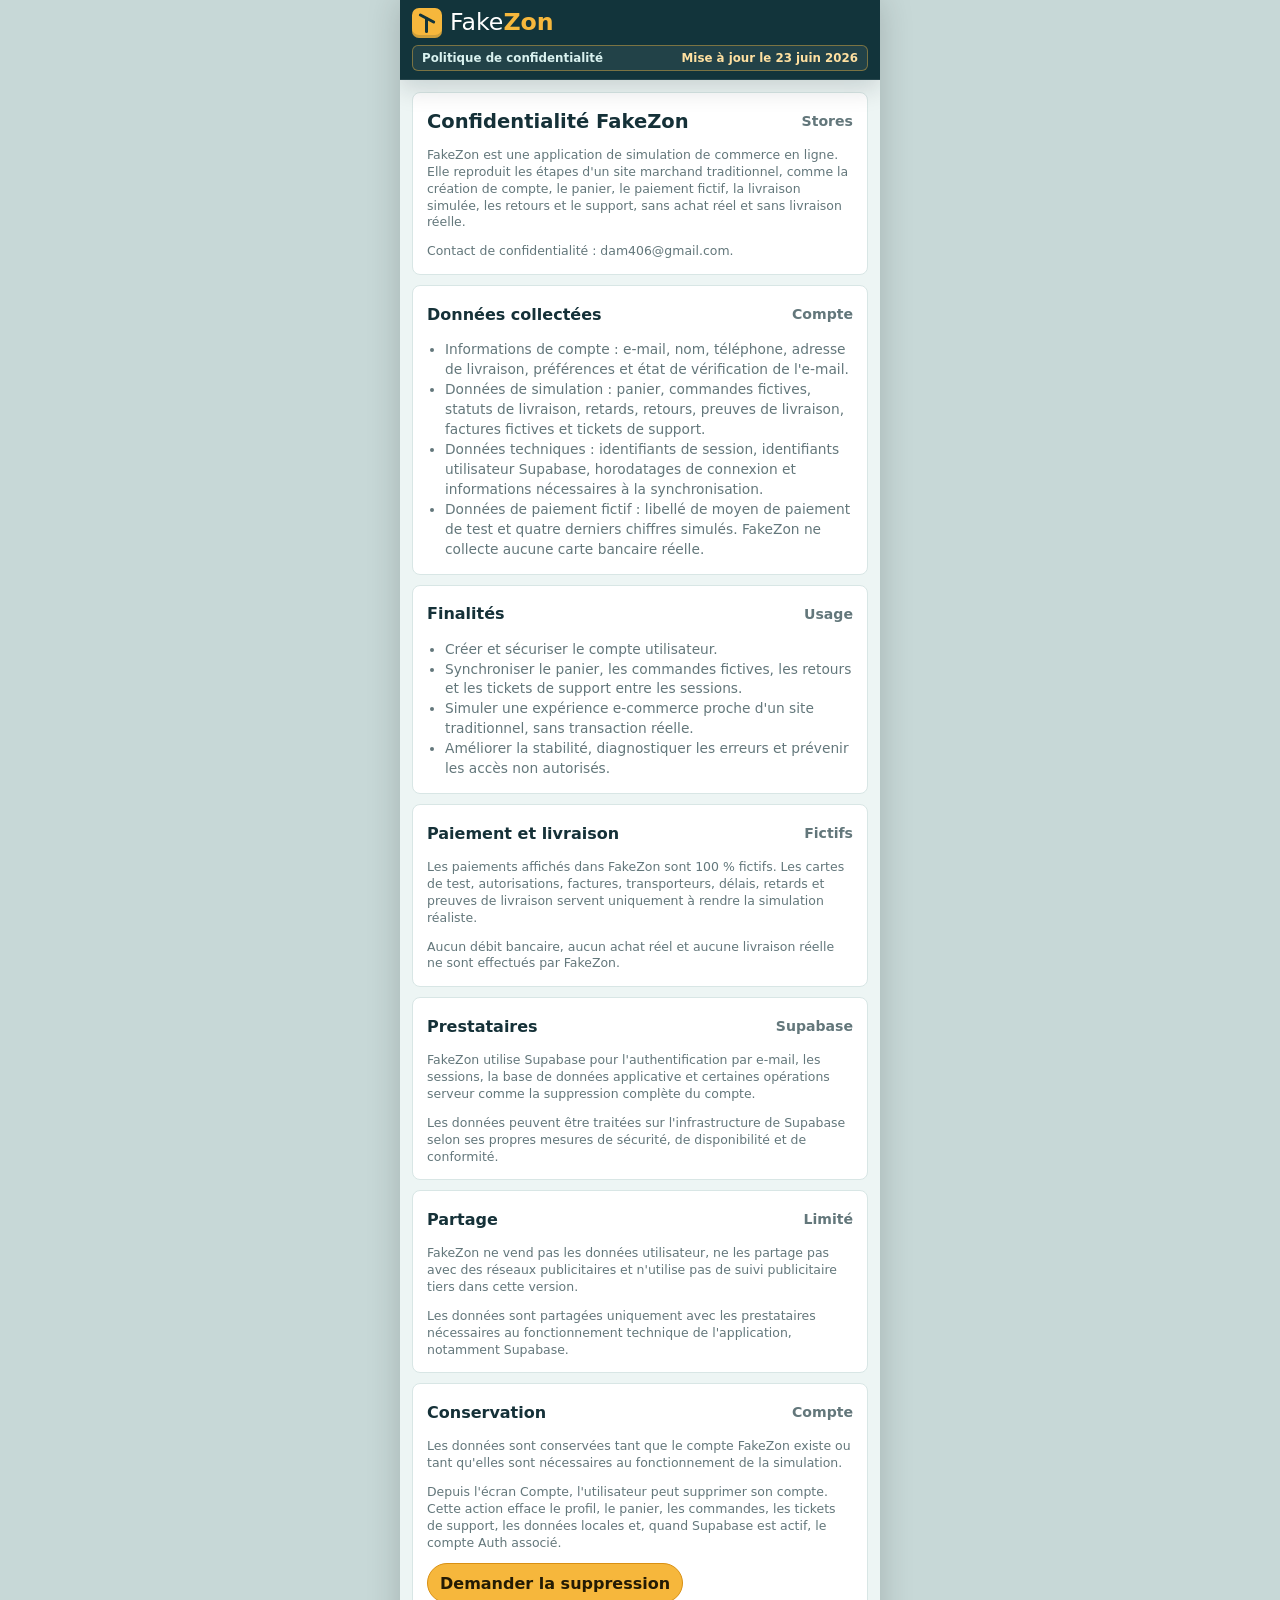
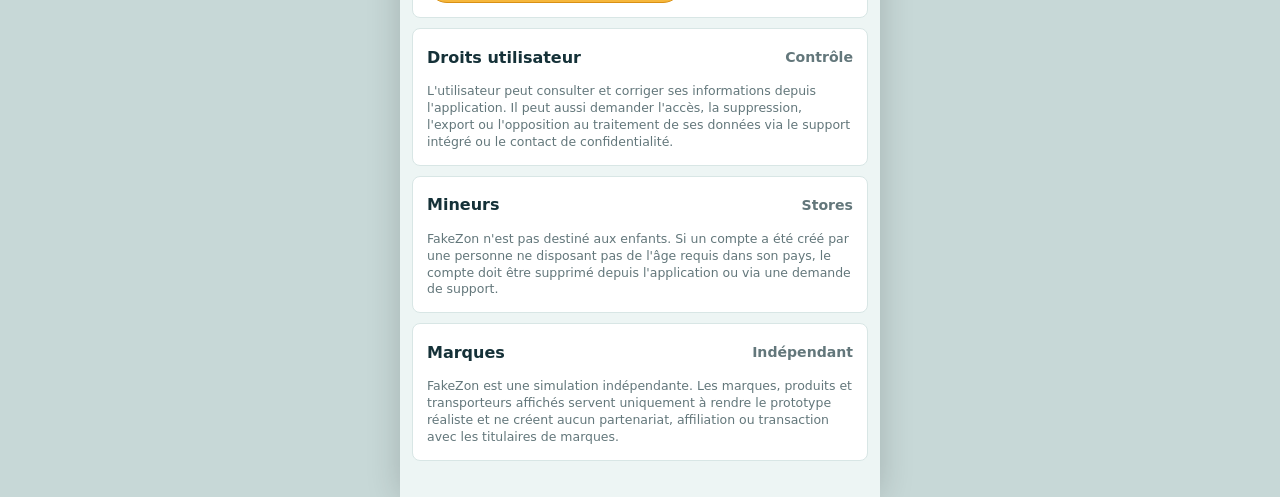
<file: index.html>
<!doctype html>
<html lang="fr">
  <head>
    <meta charset="UTF-8" />
    <meta name="viewport" content="width=device-width, initial-scale=1.0" />
    <meta name="theme-color" content="#12343b" />
    <meta name="description" content="Politique de confidentialité de FakeZon." />
    <title>Politique de confidentialité - FakeZon</title>
    <link rel="icon" href="./assets/icon.svg" type="image/svg+xml" />
    <link rel="apple-touch-icon" href="./assets/icon.svg" />
    <link rel="stylesheet" href="./styles.css?v=15" />
  </head>
  <body>
    <div class="app-shell privacy-shell">
      <header class="topbar">
        <div class="brand-row">
          <a class="brand privacy-brand" href="./index.html" aria-label="Accueil FakeZon">
            <span class="brand-mark" aria-hidden="true"></span>
            <span class="brand-name"><span>Fake</span><strong>Zon</strong></span>
          </a>
        </div>
        <div class="trust-strip">
          <span>Politique de confidentialité</span>
          <strong>Mise à jour le 23 juin 2026</strong>
        </div>
      </header>

      <main class="privacy-content">
        <section class="account-panel privacy-intro">
          <div class="section-title compact-title">
            <h1>Confidentialité FakeZon</h1>
            <span>Stores</span>
          </div>
          <p class="helper-copy">FakeZon est une application de simulation de commerce en ligne. Elle reproduit les étapes d'un site marchand traditionnel, comme la création de compte, le panier, le paiement fictif, la livraison simulée, les retours et le support, sans achat réel et sans livraison réelle.</p>
          <p class="helper-copy">Contact de confidentialité : dam406@gmail.com.</p>
        </section>

        <section class="account-panel">
          <div class="section-title compact-title">
            <h2>Données collectées</h2>
            <span>Compte</span>
          </div>
          <ul class="plain-list">
            <li>Informations de compte : e-mail, nom, téléphone, adresse de livraison, préférences et état de vérification de l'e-mail.</li>
            <li>Données de simulation : panier, commandes fictives, statuts de livraison, retards, retours, preuves de livraison, factures fictives et tickets de support.</li>
            <li>Données techniques : identifiants de session, identifiants utilisateur Supabase, horodatages de connexion et informations nécessaires à la synchronisation.</li>
            <li>Données de paiement fictif : libellé de moyen de paiement de test et quatre derniers chiffres simulés. FakeZon ne collecte aucune carte bancaire réelle.</li>
          </ul>
        </section>

        <section class="account-panel">
          <div class="section-title compact-title">
            <h2>Finalités</h2>
            <span>Usage</span>
          </div>
          <ul class="plain-list">
            <li>Créer et sécuriser le compte utilisateur.</li>
            <li>Synchroniser le panier, les commandes fictives, les retours et les tickets de support entre les sessions.</li>
            <li>Simuler une expérience e-commerce proche d'un site traditionnel, sans transaction réelle.</li>
            <li>Améliorer la stabilité, diagnostiquer les erreurs et prévenir les accès non autorisés.</li>
          </ul>
        </section>

        <section class="account-panel">
          <div class="section-title compact-title">
            <h2>Paiement et livraison</h2>
            <span>Fictifs</span>
          </div>
          <p class="helper-copy">Les paiements affichés dans FakeZon sont 100 % fictifs. Les cartes de test, autorisations, factures, transporteurs, délais, retards et preuves de livraison servent uniquement à rendre la simulation réaliste.</p>
          <p class="helper-copy">Aucun débit bancaire, aucun achat réel et aucune livraison réelle ne sont effectués par FakeZon.</p>
        </section>

        <section class="account-panel">
          <div class="section-title compact-title">
            <h2>Prestataires</h2>
            <span>Supabase</span>
          </div>
          <p class="helper-copy">FakeZon utilise Supabase pour l'authentification par e-mail, les sessions, la base de données applicative et certaines opérations serveur comme la suppression complète du compte.</p>
          <p class="helper-copy">Les données peuvent être traitées sur l'infrastructure de Supabase selon ses propres mesures de sécurité, de disponibilité et de conformité.</p>
        </section>

        <section class="account-panel">
          <div class="section-title compact-title">
            <h2>Partage</h2>
            <span>Limité</span>
          </div>
          <p class="helper-copy">FakeZon ne vend pas les données utilisateur, ne les partage pas avec des réseaux publicitaires et n'utilise pas de suivi publicitaire tiers dans cette version.</p>
          <p class="helper-copy">Les données sont partagées uniquement avec les prestataires nécessaires au fonctionnement technique de l'application, notamment Supabase.</p>
        </section>

        <section class="account-panel">
          <div class="section-title compact-title">
            <h2>Conservation</h2>
            <span>Compte</span>
          </div>
          <p class="helper-copy">Les données sont conservées tant que le compte FakeZon existe ou tant qu'elles sont nécessaires au fonctionnement de la simulation.</p>
          <p class="helper-copy">Depuis l'écran Compte, l'utilisateur peut supprimer son compte. Cette action efface le profil, le panier, les commandes, les tickets de support, les données locales et, quand Supabase est actif, le compte Auth associé.</p>
          <a class="small-button legal-link" href="./delete-account.html">Demander la suppression</a>
        </section>

        <section class="account-panel">
          <div class="section-title compact-title">
            <h2>Droits utilisateur</h2>
            <span>Contrôle</span>
          </div>
          <p class="helper-copy">L'utilisateur peut consulter et corriger ses informations depuis l'application. Il peut aussi demander l'accès, la suppression, l'export ou l'opposition au traitement de ses données via le support intégré ou le contact de confidentialité.</p>
        </section>

        <section class="account-panel">
          <div class="section-title compact-title">
            <h2>Mineurs</h2>
            <span>Stores</span>
          </div>
          <p class="helper-copy">FakeZon n'est pas destiné aux enfants. Si un compte a été créé par une personne ne disposant pas de l'âge requis dans son pays, le compte doit être supprimé depuis l'application ou via une demande de support.</p>
        </section>

        <section class="account-panel">
          <div class="section-title compact-title">
            <h2>Marques</h2>
            <span>Indépendant</span>
          </div>
          <p class="helper-copy">FakeZon est une simulation indépendante. Les marques, produits et transporteurs affichés servent uniquement à rendre le prototype réaliste et ne créent aucun partenariat, affiliation ou transaction avec les titulaires de marques.</p>
        </section>
      </main>
    </div>
  </body>
</html>
</file>
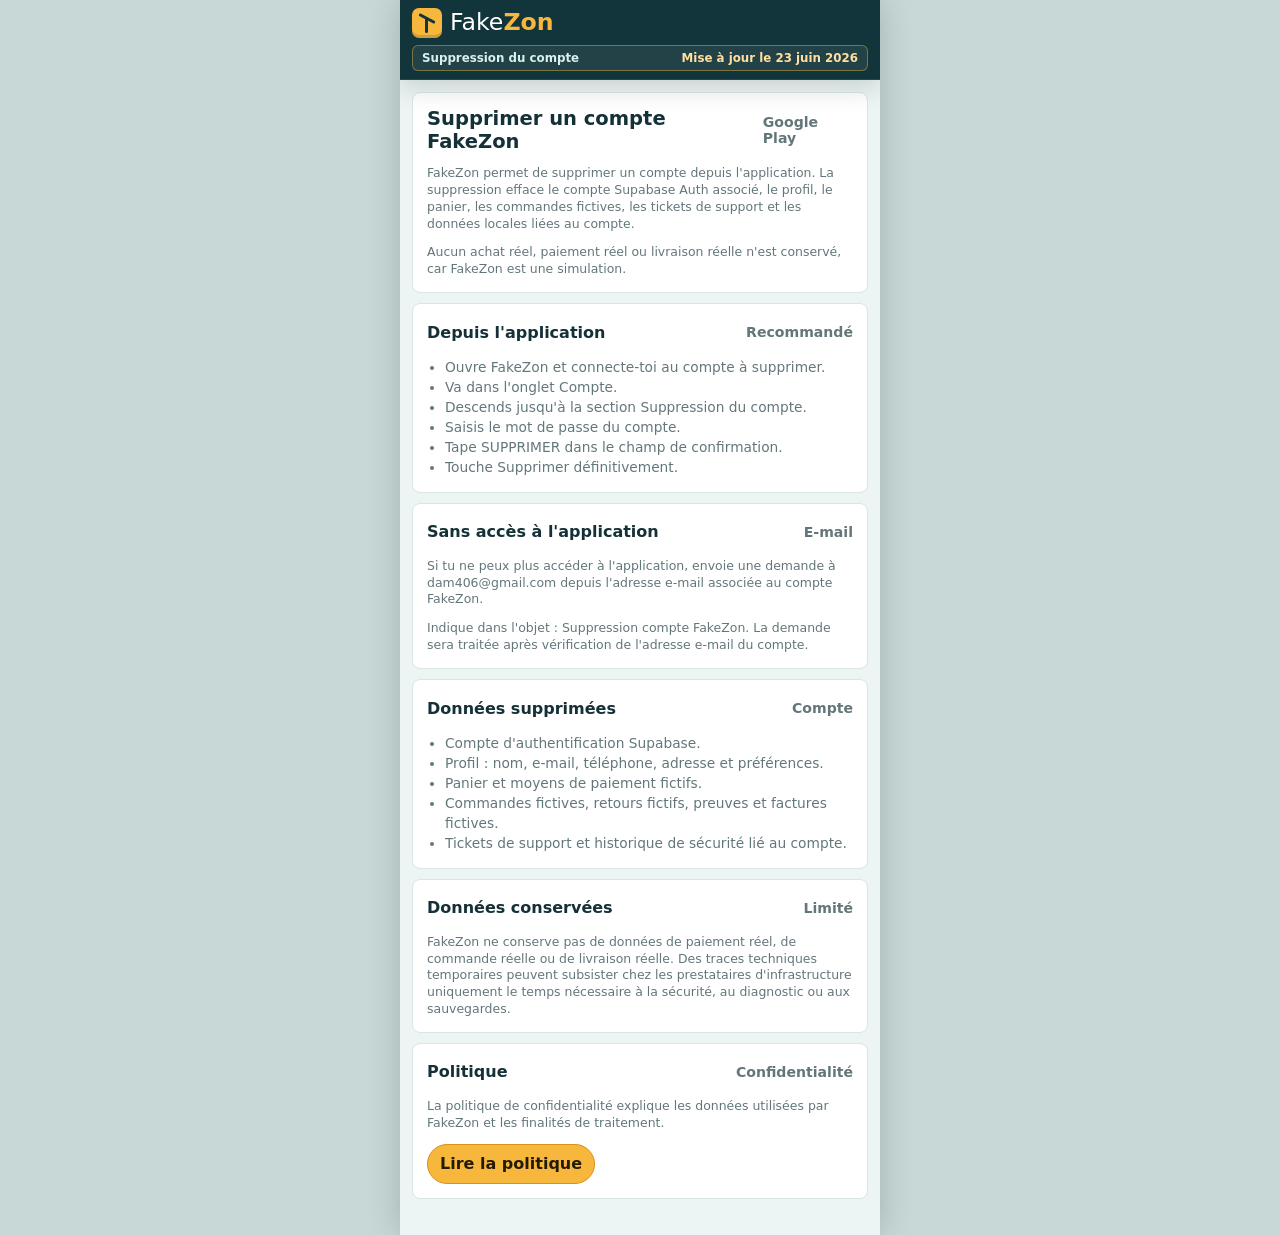
<file: delete-account.html>
<!doctype html>
<html lang="fr">
  <head>
    <meta charset="UTF-8" />
    <meta name="viewport" content="width=device-width, initial-scale=1.0" />
    <meta name="theme-color" content="#12343b" />
    <meta name="description" content="Suppression du compte FakeZon." />
    <title>Suppression du compte - FakeZon</title>
    <link rel="icon" href="./assets/icon.svg" type="image/svg+xml" />
    <link rel="apple-touch-icon" href="./assets/icon.svg" />
    <link rel="stylesheet" href="./styles.css?v=15" />
  </head>
  <body>
    <div class="app-shell privacy-shell">
      <header class="topbar">
        <div class="brand-row">
          <a class="brand privacy-brand" href="./privacy.html" aria-label="Politique de confidentialité FakeZon">
            <span class="brand-mark" aria-hidden="true"></span>
            <span class="brand-name"><span>Fake</span><strong>Zon</strong></span>
          </a>
        </div>
        <div class="trust-strip">
          <span>Suppression du compte</span>
          <strong>Mise à jour le 23 juin 2026</strong>
        </div>
      </header>

      <main class="privacy-content">
        <section class="account-panel privacy-intro">
          <div class="section-title compact-title">
            <h1>Supprimer un compte FakeZon</h1>
            <span>Google Play</span>
          </div>
          <p class="helper-copy">FakeZon permet de supprimer un compte depuis l'application. La suppression efface le compte Supabase Auth associé, le profil, le panier, les commandes fictives, les tickets de support et les données locales liées au compte.</p>
          <p class="helper-copy">Aucun achat réel, paiement réel ou livraison réelle n'est conservé, car FakeZon est une simulation.</p>
        </section>

        <section class="account-panel">
          <div class="section-title compact-title">
            <h2>Depuis l'application</h2>
            <span>Recommandé</span>
          </div>
          <ul class="plain-list">
            <li>Ouvre FakeZon et connecte-toi au compte à supprimer.</li>
            <li>Va dans l'onglet Compte.</li>
            <li>Descends jusqu'à la section Suppression du compte.</li>
            <li>Saisis le mot de passe du compte.</li>
            <li>Tape SUPPRIMER dans le champ de confirmation.</li>
            <li>Touche Supprimer définitivement.</li>
          </ul>
        </section>

        <section class="account-panel">
          <div class="section-title compact-title">
            <h2>Sans accès à l'application</h2>
            <span>E-mail</span>
          </div>
          <p class="helper-copy">Si tu ne peux plus accéder à l'application, envoie une demande à dam406@gmail.com depuis l'adresse e-mail associée au compte FakeZon.</p>
          <p class="helper-copy">Indique dans l'objet : Suppression compte FakeZon. La demande sera traitée après vérification de l'adresse e-mail du compte.</p>
        </section>

        <section class="account-panel">
          <div class="section-title compact-title">
            <h2>Données supprimées</h2>
            <span>Compte</span>
          </div>
          <ul class="plain-list">
            <li>Compte d'authentification Supabase.</li>
            <li>Profil : nom, e-mail, téléphone, adresse et préférences.</li>
            <li>Panier et moyens de paiement fictifs.</li>
            <li>Commandes fictives, retours fictifs, preuves et factures fictives.</li>
            <li>Tickets de support et historique de sécurité lié au compte.</li>
          </ul>
        </section>

        <section class="account-panel">
          <div class="section-title compact-title">
            <h2>Données conservées</h2>
            <span>Limité</span>
          </div>
          <p class="helper-copy">FakeZon ne conserve pas de données de paiement réel, de commande réelle ou de livraison réelle. Des traces techniques temporaires peuvent subsister chez les prestataires d'infrastructure uniquement le temps nécessaire à la sécurité, au diagnostic ou aux sauvegardes.</p>
        </section>

        <section class="account-panel">
          <div class="section-title compact-title">
            <h2>Politique</h2>
            <span>Confidentialité</span>
          </div>
          <p class="helper-copy">La politique de confidentialité explique les données utilisées par FakeZon et les finalités de traitement.</p>
          <a class="small-button legal-link" href="./privacy.html">Lire la politique</a>
        </section>
      </main>
    </div>
  </body>
</html>
</file>
<file: styles.css>
:root {
  --ink: #153138;
  --muted: #63777b;
  --line: #d8e6e5;
  --bg: #edf5f4;
  --panel: #ffffff;
  --brand: #f6b73c;
  --brand-strong: #d99013;
  --nav: #12343b;
  --accent: #0f7d82;
  --ok: #1b8a5a;
  --danger: #c94c3f;
  font-family: Inter, ui-sans-serif, system-ui, -apple-system, BlinkMacSystemFont, "Segoe UI", sans-serif;
}

* {
  box-sizing: border-box;
}

html {
  background: #c7d8d7;
  -webkit-text-size-adjust: 100%;
}

body {
  margin: 0;
  color: var(--ink);
  background: #c7d8d7;
  min-height: 100vh;
  overscroll-behavior-y: contain;
}

button,
input,
select,
textarea {
  font: inherit;
}

button {
  cursor: pointer;
  touch-action: manipulation;
}

button,
input,
select,
textarea {
  -webkit-tap-highlight-color: transparent;
}

button:disabled {
  cursor: progress;
  opacity: 0.62;
}

button:focus-visible,
input:focus-visible,
select:focus-visible,
textarea:focus-visible {
  outline: 3px solid rgb(246 183 60 / 62%);
  outline-offset: 2px;
}

.app-shell {
  min-height: 100vh;
  min-height: 100dvh;
  max-width: 480px;
  margin: 0 auto;
  background: var(--bg);
  position: relative;
  overflow-x: hidden;
  padding-bottom: calc(88px + env(safe-area-inset-bottom));
  box-shadow: 0 0 32px rgb(0 0 0 / 18%);
}

.privacy-shell {
  padding-bottom: 24px;
}

.topbar {
  position: sticky;
  top: 0;
  z-index: 5;
  background: var(--nav);
  color: white;
  padding: calc(8px + env(safe-area-inset-top)) 12px 8px;
  border-bottom: 1px solid rgb(255 255 255 / 9%);
  box-shadow: 0 8px 24px rgb(8 24 29 / 16%);
}

.brand-row {
  display: grid;
  grid-template-columns: 42px 1fr 62px;
  align-items: center;
  gap: 8px;
}

.icon-button,
.cart-pill,
.brand,
.location-strip,
.nav-item,
.text-button,
.primary-cta,
.primary-button,
.danger-button,
.quantity button,
.drawer-panel button,
.icon-close {
  border: 0;
}

.icon-button,
.cart-pill {
  min-height: 42px;
  border-radius: 6px;
  background: rgb(255 255 255 / 12%);
  color: white;
}

.icon-button {
  display: grid;
  place-content: center;
  gap: 4px;
}

.icon-button span {
  width: 18px;
  height: 2px;
  background: currentColor;
  display: block;
}

.brand {
  background: transparent;
  color: white;
  display: flex;
  align-items: center;
  gap: 8px;
  text-align: left;
  letter-spacing: 0;
  padding: 0;
}

.privacy-shell .brand-row {
  grid-template-columns: 1fr;
}

.privacy-brand {
  text-decoration: none;
}

.brand-mark {
  width: 30px;
  height: 30px;
  border-radius: 7px;
  background: var(--brand);
  display: inline-block;
  position: relative;
  box-shadow: inset 0 -3px 0 rgb(18 52 59 / 18%);
}

.brand-mark::before,
.brand-mark::after {
  content: "";
  position: absolute;
  background: var(--nav);
}

.brand-mark::before {
  width: 18px;
  height: 3px;
  left: 6px;
  top: 9px;
  transform: rotate(28deg);
  border-radius: 99px;
}

.brand-mark::after {
  width: 3px;
  height: 16px;
  left: 13px;
  top: 9px;
  border-radius: 99px;
}

.brand-name {
  font-size: 1.48rem;
  line-height: 1;
}

.brand strong {
  color: var(--brand);
}

.cart-pill {
  display: flex;
  align-items: center;
  justify-content: center;
  gap: 6px;
  font-weight: 800;
}

.cart-pill.is-pulsing {
  animation: cartPulse 520ms ease;
}

.cart-icon {
  transform: rotate(-6deg);
  display: inline-block;
}

.search-wrap {
  margin-top: 8px;
  min-height: 44px;
  display: grid;
  grid-template-columns: 32px 1fr;
  align-items: center;
  background: white;
  color: var(--muted);
  border-radius: 7px;
  padding: 0 10px;
  border: 2px solid var(--brand);
}

.search-wrap input {
  border: 0;
  outline: 0;
  min-width: 0;
  color: var(--ink);
}

.location-strip {
  width: 100%;
  min-height: 36px;
  margin-top: 7px;
  color: white;
  background: #1e4b52;
  border-radius: 5px;
  display: flex;
  align-items: center;
  gap: 7px;
  padding: 0 10px;
  text-align: left;
}

.trust-strip {
  min-height: 26px;
  margin-top: 7px;
  border: 1px solid rgb(246 183 60 / 42%);
  border-radius: 6px;
  background: rgb(255 255 255 / 7%);
  color: #d9f1ef;
  display: flex;
  align-items: center;
  justify-content: space-between;
  gap: 10px;
  padding: 5px 9px;
  font-size: 0.74rem;
  font-weight: 750;
}

.trust-strip strong {
  color: #ffe0a0;
  white-space: nowrap;
}

main {
  padding: 12px 12px 18px;
}

.view {
  display: none;
}

.view.is-active {
  display: block;
}

.hero-band {
  min-height: 144px;
  background:
    linear-gradient(90deg, rgb(18 52 59 / 88%), rgb(18 52 59 / 28%)),
    url("https://images.unsplash.com/photo-1607082349566-187342175e2f?auto=format&fit=crop&w=900&q=80") center / cover;
  color: white;
  padding: 18px;
  display: flex;
  align-items: flex-end;
  justify-content: space-between;
  gap: 12px;
}

.eyebrow {
  margin: 0 0 4px;
  color: #ffe0a0;
  font-weight: 800;
  font-size: 0.78rem;
  text-transform: uppercase;
}

.hero-band h1 {
  margin: 0;
  max-width: 290px;
  font-size: 1.42rem;
  line-height: 1.08;
  letter-spacing: 0;
}

.primary-cta {
  min-width: 70px;
  height: 38px;
  background: var(--brand);
  color: #1f1705;
  border-radius: 6px;
  font-weight: 900;
}

.category-rail,
.deal-strip {
  display: flex;
  gap: 10px;
  overflow-x: auto;
  padding: 12px 0 4px;
  scrollbar-width: none;
}

.category-rail::-webkit-scrollbar,
.deal-strip::-webkit-scrollbar {
  display: none;
}

.category-chip {
  min-width: 86px;
  min-height: 78px;
  border: 1px solid var(--line);
  background: var(--panel);
  border-radius: 8px;
  display: grid;
  place-items: center;
  gap: 4px;
  padding: 8px;
  font-weight: 800;
}

.category-chip:active,
.deal-card:active,
.product-card:active,
.account-action:active,
.nav-item:active {
  transform: scale(0.98);
}

.category-chip.is-active {
  border-color: var(--brand-strong);
  box-shadow: inset 0 0 0 2px var(--brand);
}

.category-chip span {
  width: 36px;
  height: 36px;
  display: grid;
  place-items: center;
  border-radius: 50%;
  background: #e5f5f3;
  color: var(--accent);
}

.deal-card {
  min-width: 178px;
  background: var(--panel);
  border: 1px solid var(--line);
  border-radius: 8px;
  overflow: hidden;
}

.deal-card img {
  width: 100%;
  height: 94px;
  object-fit: cover;
  display: block;
}

.deal-card div {
  padding: 8px;
}

.deal-card strong,
.deal-card small {
  display: block;
}

.deal-card small {
  color: #a95f00;
  font-weight: 800;
}

.section-title {
  min-height: 42px;
  display: flex;
  align-items: center;
  justify-content: space-between;
  gap: 10px;
}

.section-title h2 {
  margin: 0;
  font-size: 1.24rem;
}

.section-title span {
  color: var(--muted);
  font-weight: 700;
  font-size: 0.88rem;
}

.text-button {
  background: transparent;
  color: var(--accent);
  font-weight: 800;
  padding: 8px;
}

.product-grid {
  display: grid;
  grid-template-columns: repeat(2, minmax(0, 1fr));
  gap: 10px;
}

.product-card {
  background: var(--panel);
  border: 1px solid var(--line);
  border-radius: 8px;
  overflow: hidden;
  display: grid;
  grid-template-rows: auto 1fr;
  min-width: 0;
  box-shadow: 0 1px 0 rgb(18 52 59 / 4%);
}

.product-card img {
  width: 100%;
  height: auto;
  aspect-ratio: 1 / 0.82;
  object-fit: cover;
  display: block;
  background: #dfe9ed;
}

.product-info {
  padding: 9px;
  display: grid;
  align-content: start;
  gap: 6px;
}

.product-badge {
  width: fit-content;
  max-width: 100%;
  border-radius: 999px;
  background: #eef8f6;
  color: #116a60;
  border: 1px solid #cfe7e3;
  font-size: 0.7rem;
  font-weight: 850;
  padding: 3px 7px;
  overflow-wrap: anywhere;
}

.product-info h3 {
  margin: 0;
  min-height: 2.18em;
  font-size: 0.92rem;
  line-height: 1.18;
  display: -webkit-box;
  overflow: hidden;
  -webkit-box-orient: vertical;
  -webkit-line-clamp: 2;
}

.rating {
  color: #a95f00;
  font-size: 0.82rem;
  white-space: nowrap;
}

.price-row {
  display: flex;
  align-items: baseline;
  flex-wrap: wrap;
  gap: 5px;
}

.price {
  font-size: 1.12rem;
  font-weight: 900;
}

.old-price {
  color: var(--muted);
  text-decoration: line-through;
  font-size: 0.78rem;
}

.delivery-note {
  color: var(--ok);
  font-weight: 800;
  font-size: 0.78rem;
}

.delay-note {
  color: var(--danger);
  font-weight: 850;
  font-size: 0.78rem;
}

.small-button,
.ghost-button {
  min-height: 40px;
  border-radius: 999px;
  border: 1px solid var(--brand-strong);
  background: var(--brand);
  color: #241b04;
  font-weight: 850;
  padding: 0 12px;
}

.legal-link {
  display: inline-grid;
  width: fit-content;
  place-items: center;
  text-decoration: none;
}

.product-info .small-button {
  width: 100%;
  min-height: 42px;
  margin-top: 2px;
}

.small-button:active,
.primary-button:active {
  transform: scale(0.97);
}

.small-button.is-confirming,
.primary-button.is-confirming {
  animation: buttonConfirm 520ms ease;
}

.ghost-button {
  background: white;
  border-color: var(--line);
}

.cart-list,
.orders-list {
  display: grid;
  gap: 12px;
}

#accountView.view.is-active {
  display: grid;
  gap: 12px;
}

.empty-state {
  padding: 28px 16px;
  background: white;
  border: 1px solid var(--line);
  border-radius: 8px;
  text-align: center;
}

.empty-state h3 {
  margin: 0 0 8px;
}

.empty-state p {
  color: var(--muted);
  margin: 0 0 16px;
}

.cart-item,
.order-card {
  background: white;
  border: 1px solid var(--line);
  border-radius: 8px;
  padding: 12px;
}

.cart-item {
  display: grid;
  grid-template-columns: 88px 1fr;
  gap: 12px;
}

.cart-item img {
  width: 88px;
  height: 88px;
  object-fit: cover;
  border-radius: 7px;
}

.cart-item h3,
.order-card h3 {
  margin: 0;
  font-size: 0.98rem;
}

.cart-meta {
  color: var(--muted);
  font-size: 0.82rem;
  margin: 4px 0 8px;
}

.quantity {
  display: inline-grid;
  grid-template-columns: 40px 40px 40px;
  align-items: center;
  border: 1px solid var(--line);
  border-radius: 999px;
  overflow: hidden;
  background: #f5faf9;
}

.quantity button {
  min-height: 40px;
  background: transparent;
  font-weight: 900;
}

.quantity span {
  text-align: center;
  font-weight: 800;
}

.checkout-panel {
  position: sticky;
  bottom: calc(80px + env(safe-area-inset-bottom));
  margin-top: 12px;
  background: white;
  border: 1px solid var(--line);
  border-radius: 8px;
  padding: 12px;
  display: flex;
  align-items: center;
  justify-content: space-between;
  gap: 12px;
  box-shadow: 0 10px 28px rgb(0 0 0 / 14%);
  z-index: 3;
}

.checkout-panel strong {
  display: block;
  font-size: 1.25rem;
}

.primary-button {
  min-height: 44px;
  border-radius: 999px;
  background: var(--brand);
  color: #231900;
  font-weight: 900;
  padding: 0 16px;
}

.checkout-form {
  display: grid;
  gap: 12px;
  background: white;
  border: 1px solid var(--line);
  border-radius: 8px;
  padding: 12px;
}

.form-row {
  display: grid;
  grid-template-columns: 1fr 1fr;
  gap: 10px;
}

.form-group {
  display: grid;
  gap: 5px;
}

.form-group label {
  color: var(--muted);
  font-weight: 800;
  font-size: 0.8rem;
}

.form-group input,
.form-group select,
.form-group textarea {
  min-width: 0;
  border-radius: 6px;
  border: 1px solid var(--line);
  background: white;
  font-size: 1rem;
}

.form-group input,
.form-group select {
  min-height: 46px;
  padding: 0 12px;
}

.form-group textarea {
  min-height: 108px;
  padding: 10px;
  resize: vertical;
}

.fake-card {
  min-height: 116px;
  border-radius: 8px;
  padding: 16px;
  color: white;
  background: linear-gradient(135deg, var(--nav), #0f6b70);
  display: grid;
  align-content: space-between;
}

.fake-card strong {
  font-size: 1.5rem;
}

.fake-card small {
  color: #bfe6df;
  font-weight: 800;
}

.payment-panel,
.delivery-panel {
  display: grid;
  gap: 12px;
  padding: 12px;
  border: 1px solid #cfe0df;
  border-radius: 8px;
  background: #f7fbfa;
}

.delivery-panel {
  background: #ffffff;
}

.test-card-actions {
  display: grid;
  grid-template-columns: repeat(3, minmax(0, 1fr));
  gap: 7px;
}

.test-card-actions button {
  min-height: 42px;
  border: 1px solid var(--line);
  border-radius: 8px;
  background: white;
  color: var(--ink);
  font-weight: 850;
  font-size: 0.78rem;
  padding: 7px 6px;
}

.test-card-actions button:active {
  transform: scale(0.97);
}

.card-fields {
  display: grid;
  gap: 10px;
}

.card-fields.is-muted {
  opacity: 0.54;
}

.support-grid,
.legal-stack {
  display: grid;
  gap: 10px;
}

.privacy-content {
  display: grid;
  gap: 10px;
  padding: 12px;
}

.privacy-intro h1 {
  margin: 0;
  font-size: 1.22rem;
}

.ticket-list {
  display: grid;
  gap: 8px;
}

.ticket-item {
  border: 1px solid var(--line);
  border-radius: 8px;
  background: #f7fbfa;
  padding: 10px;
}

.ticket-item div {
  display: flex;
  align-items: flex-start;
  justify-content: space-between;
  gap: 10px;
}

.ticket-item strong {
  font-size: 0.92rem;
}

.ticket-item span,
.ticket-item p {
  color: var(--muted);
  font-size: 0.78rem;
}

.ticket-item p {
  margin: 8px 0 0;
}

.plain-list {
  margin: 0;
  padding-left: 18px;
  color: var(--muted);
  font-size: 0.86rem;
  line-height: 1.45;
}

#billingAddressGroup.is-hidden {
  display: none;
}

#pickupPointGroup.is-hidden {
  display: none;
}

.compact-toggle {
  min-height: 38px;
  font-size: 0.84rem;
}

.order-head,
.order-products {
  display: flex;
  align-items: center;
  justify-content: space-between;
  gap: 10px;
}

.order-products {
  margin-top: 10px;
  justify-content: flex-start;
}

.order-address,
.logistics-meta,
.payment-meta,
.timeline-copy {
  color: var(--muted);
  font-size: 0.78rem;
}

.order-address,
.logistics-meta,
.payment-meta {
  margin: 8px 0 0;
}

.order-alert {
  margin-top: 10px;
  border-radius: 8px;
  padding: 10px;
  background: #fff6df;
  border: 1px solid #efd391;
  color: #6a4700;
  display: grid;
  gap: 2px;
}

.order-alert strong {
  font-size: 0.84rem;
}

.order-alert span {
  font-size: 0.78rem;
}

.order-alert.is-danger {
  background: #fff0ef;
  border-color: #efb7b2;
  color: #8b251d;
}

.order-actions {
  margin-top: 10px;
  display: flex;
  gap: 7px;
  overflow-x: auto;
  padding-bottom: 4px;
  scrollbar-width: none;
}

.order-actions::-webkit-scrollbar {
  display: none;
}

.order-actions button {
  min-height: 40px;
  border: 1px solid var(--line);
  border-radius: 999px;
  background: white;
  color: var(--accent);
  font-weight: 850;
  white-space: nowrap;
  padding: 0 11px;
}

.order-actions .danger-action {
  color: var(--danger);
  border-color: #efb7b2;
}

.document-view {
  background: white;
  border-radius: 8px;
  max-width: 440px;
  overflow: hidden;
}

.document-head {
  background: var(--nav);
  color: white;
  padding: 16px;
  display: flex;
  align-items: flex-start;
  justify-content: space-between;
  gap: 12px;
}

.document-head h2,
.document-head p {
  margin: 0;
}

.document-body {
  padding: 14px;
  display: grid;
  gap: 12px;
}

.document-row {
  display: flex;
  justify-content: space-between;
  gap: 12px;
  border-bottom: 1px solid var(--line);
  padding-bottom: 8px;
}

.document-row span {
  color: var(--muted);
  font-size: 0.82rem;
}

.document-row strong {
  min-width: 0;
  text-align: right;
  overflow-wrap: anywhere;
}

.timeline-copy {
  margin-top: 9px;
  display: grid;
  gap: 3px;
}

.order-products img {
  width: 42px;
  height: 42px;
  border-radius: 7px;
  object-fit: cover;
}

.status-steps {
  margin-top: 12px;
  display: grid;
  grid-template-columns: repeat(4, 1fr);
  gap: 5px;
}

.status-step {
  height: 7px;
  border-radius: 99px;
  background: #d8e0e6;
}

.status-step.is-done {
  background: var(--ok);
}

.status-step.is-delayed {
  background: var(--danger);
}

.account-hero {
  min-height: 118px;
  border-radius: 8px;
  padding: 16px;
  background: linear-gradient(135deg, var(--nav), #0f6b70);
  color: white;
  display: grid;
  grid-template-columns: 64px 1fr;
  align-items: center;
  gap: 14px;
}

.avatar {
  width: 64px;
  height: 64px;
  border-radius: 50%;
  background: var(--brand);
  color: #1c1605;
  display: grid;
  place-items: center;
  font-size: 1.25rem;
  font-weight: 950;
}

.account-hero span,
.account-hero p {
  color: #cfe9e7;
}

.account-hero h2,
.account-hero p {
  margin: 0;
}

.account-hero h2 {
  font-size: 1.4rem;
  line-height: 1.08;
}

.auth-panels,
.account-dashboard {
  display: grid;
  gap: 12px;
}

.account-actions {
  display: grid;
  grid-template-columns: repeat(3, minmax(0, 1fr));
  gap: 8px;
}

.account-action {
  min-height: 76px;
  border: 1px solid var(--line);
  border-radius: 8px;
  background: white;
  display: grid;
  align-content: center;
  gap: 3px;
  padding: 10px;
  text-align: left;
}

.account-action strong {
  font-size: 0.9rem;
}

.account-action span {
  color: var(--muted);
  font-weight: 800;
  font-size: 0.8rem;
}

.sync-banner {
  border: 1px solid #efd391;
  border-radius: 8px;
  background: #fff8e8;
  color: #6a4700;
  padding: 10px;
  display: flex;
  align-items: center;
  justify-content: space-between;
  gap: 10px;
}

.sync-banner.is-ready {
  border-color: #bfe0cf;
  background: #effaf4;
  color: #17613f;
}

.sync-banner.is-warning {
  border-color: #efb7b2;
  background: #fff0ef;
  color: #8b251d;
}

.sync-banner div {
  display: grid;
  gap: 2px;
}

.sync-banner span {
  font-size: 0.78rem;
  line-height: 1.3;
}

.account-panel {
  background: white;
  border: 1px solid var(--line);
  border-radius: 8px;
  padding: 14px;
  display: grid;
  gap: 12px;
}

.compact-title {
  min-height: 28px;
}

.compact-title h2 {
  font-size: 1rem;
}

.toggle-row {
  min-height: 46px;
  display: flex;
  align-items: center;
  justify-content: space-between;
  gap: 12px;
  color: var(--ink);
  font-weight: 800;
}

.toggle-row input {
  width: 44px;
  height: 24px;
  accent-color: var(--brand-strong);
}

.embedded-form {
  display: grid;
  gap: 10px;
}

.security-row {
  min-height: 68px;
  display: grid;
  grid-template-columns: 1fr auto;
  align-items: center;
  gap: 10px;
  padding: 10px;
  border: 1px solid var(--line);
  border-radius: 8px;
  background: #f5faf9;
}

.security-row strong,
.security-row span {
  display: block;
}

.security-row span,
.helper-copy,
.session-item span,
.history-item span {
  color: var(--muted);
  font-size: 0.78rem;
}

.session-list,
.history-list {
  display: grid;
  gap: 8px;
}

.session-item,
.history-item {
  min-height: 58px;
  display: grid;
  gap: 3px;
  padding: 10px;
  border: 1px solid var(--line);
  border-radius: 8px;
  background: #f5faf9;
}

.session-item strong,
.history-item strong {
  font-size: 0.88rem;
}

.danger-panel {
  border-color: #efb7b2;
  background: #fffafa;
}

.helper-copy {
  margin: 0;
  line-height: 1.35;
}

.danger-button {
  min-height: 44px;
  border-radius: 999px;
  background: var(--danger);
  color: white;
  font-weight: 900;
  padding: 0 16px;
}

.danger-button:active {
  transform: scale(0.97);
}

.bottom-nav {
  position: fixed;
  left: 50%;
  bottom: 0;
  transform: translateX(-50%);
  width: min(480px, 100vw);
  height: calc(72px + env(safe-area-inset-bottom));
  padding-bottom: env(safe-area-inset-bottom);
  background: white;
  border-top: 1px solid var(--line);
  display: grid;
  grid-template-columns: repeat(4, 1fr);
  z-index: 6;
  box-shadow: 0 -10px 26px rgb(18 52 59 / 11%);
}

.cart-toast {
  position: fixed;
  left: 50%;
  bottom: calc(88px + env(safe-area-inset-bottom));
  width: min(430px, calc(100vw - 24px));
  min-height: 46px;
  border-radius: 8px;
  background: var(--nav);
  color: white;
  box-shadow: 0 12px 34px rgb(0 0 0 / 28%);
  display: flex;
  align-items: center;
  justify-content: center;
  padding: 10px 14px;
  font-weight: 850;
  opacity: 0;
  pointer-events: none;
  transform: translate(-50%, 18px) scale(0.98);
  transition:
    opacity 180ms ease,
    transform 180ms ease;
  z-index: 20;
}

.cart-toast.is-visible {
  opacity: 1;
  transform: translate(-50%, 0) scale(1);
}

.fly-token {
  position: fixed;
  left: 0;
  top: 0;
  width: 18px;
  height: 18px;
  border-radius: 50%;
  background: var(--brand);
  border: 3px solid white;
  box-shadow: 0 8px 20px rgb(0 0 0 / 26%);
  pointer-events: none;
  z-index: 2147483647;
  transform: translate(var(--start-x), var(--start-y)) scale(1);
  animation: flyToCart 1050ms cubic-bezier(0.22, 0.72, 0.18, 1) forwards;
}

@keyframes flyToCart {
  72% {
    opacity: 1;
    transform: translate(var(--end-x), var(--end-y)) scale(0.72);
  }

  100% {
    opacity: 0;
    transform: translate(var(--end-x), var(--end-y)) scale(0.2);
  }
}

@keyframes cartPulse {
  0% {
    transform: scale(1);
    background: rgb(255 255 255 / 10%);
  }

  45% {
    transform: scale(1.16);
    background: var(--brand);
    color: #211701;
  }

  100% {
    transform: scale(1);
    background: rgb(255 255 255 / 10%);
  }
}

@keyframes buttonConfirm {
  0% {
    box-shadow: 0 0 0 0 rgb(255 176 32 / 80%);
  }

  100% {
    box-shadow: 0 0 0 12px rgb(255 176 32 / 0%);
  }
}

.nav-item {
  position: relative;
  min-width: 0;
  background: transparent;
  color: var(--muted);
  display: grid;
  place-items: center;
  align-content: center;
  gap: 2px;
  font-size: 0.74rem;
  font-weight: 850;
  padding-top: 6px;
}

.nav-item::before {
  content: "";
  position: absolute;
  top: 7px;
  left: 50%;
  width: 30px;
  height: 3px;
  border-radius: 999px;
  background: transparent;
  transform: translateX(-50%);
}

.nav-item span {
  font-size: 1.2rem;
}

.nav-item.is-active {
  color: #0b677e;
}

.nav-item.is-active::before {
  background: var(--brand);
}

.drawer {
  position: fixed;
  inset: 0;
  z-index: 10;
  background: rgb(0 0 0 / 42%);
  opacity: 0;
  pointer-events: none;
  transition: opacity 160ms ease;
}

.drawer.is-open {
  opacity: 1;
  pointer-events: auto;
}

.drawer-panel {
  width: min(84vw, 330px);
  height: 100%;
  background: white;
  padding: calc(14px + env(safe-area-inset-top)) 14px calc(14px + env(safe-area-inset-bottom));
  transform: translateX(-100%);
  transition: transform 180ms ease;
  display: grid;
  align-content: start;
  gap: 8px;
  box-shadow: 16px 0 34px rgb(0 0 0 / 18%);
}

.drawer.is-open .drawer-panel {
  transform: translateX(0);
}

.drawer-head {
  display: flex;
  align-items: center;
  justify-content: space-between;
  margin-bottom: 10px;
}

.drawer-panel button:not(.icon-close) {
  min-height: 44px;
  border-radius: 6px;
  background: #f5f8fa;
  text-align: left;
  padding: 0 12px;
  font-weight: 800;
}

.icon-close {
  width: 38px;
  height: 38px;
  border-radius: 50%;
  background: #eef3f5;
  font-size: 1.5rem;
}

dialog {
  width: min(calc(100vw - 16px), 450px);
  border: 0;
  border-radius: 10px;
  padding: 0;
  background: white;
  box-shadow: 0 18px 70px rgb(0 0 0 / 35%);
}

dialog::backdrop {
  background: rgb(0 0 0 / 50%);
}

.detail {
  max-height: calc(100dvh - 24px);
  overflow: auto;
}

.detail img {
  width: 100%;
  height: clamp(210px, 52vw, 260px);
  object-fit: cover;
  display: block;
}

.detail-body {
  padding: 14px;
  display: grid;
  gap: 10px;
}

.detail-body h2 {
  margin: 0;
  font-size: 1.25rem;
}

.detail-actions {
  display: grid;
  grid-template-columns: 1fr 44px;
  gap: 8px;
}

.close-detail {
  height: 44px;
  border: 1px solid var(--line);
  background: white;
  border-radius: 999px;
  font-weight: 900;
}

@media (max-width: 420px) {
  .app-shell {
    max-width: none;
    box-shadow: none;
  }

  main {
    padding: 10px 10px 16px;
  }

  .topbar {
    padding-right: 10px;
    padding-left: 10px;
  }

  .brand-row {
    grid-template-columns: 42px 1fr 60px;
  }

  .brand-name {
    font-size: 1.34rem;
  }

  .trust-strip {
    display: none;
  }

  .hero-band {
    min-height: 112px;
    padding: 14px;
  }

  .hero-band h1 {
    max-width: 245px;
    font-size: 1.22rem;
  }

  .primary-cta {
    min-width: 58px;
  }

  .category-rail,
  .deal-strip {
    gap: 8px;
    padding: 10px 0 2px;
  }

  .category-chip {
    min-width: 78px;
    min-height: 72px;
    font-size: 0.84rem;
  }

  .category-chip span {
    width: 32px;
    height: 32px;
  }

  .deal-card {
    min-width: 152px;
  }

  .deal-card img {
    height: 78px;
  }

  .section-title {
    min-height: 36px;
  }

  .product-grid {
    gap: 8px;
  }

  .product-card img {
    aspect-ratio: 1 / 0.72;
  }

  .product-info {
    padding: 8px;
    gap: 5px;
  }

  .product-badge {
    font-size: 0.66rem;
    padding: 3px 6px;
  }

  .price {
    font-size: 1.05rem;
  }

  .cart-item {
    grid-template-columns: 76px 1fr;
    gap: 10px;
  }

  .cart-item img {
    width: 76px;
    height: 76px;
  }

  .checkout-panel {
    align-items: stretch;
  }

  .checkout-panel .primary-button {
    min-width: 142px;
  }

  .test-card-actions {
    grid-template-columns: 1fr;
  }

  .account-hero {
    grid-template-columns: 56px 1fr;
    min-height: 108px;
    padding: 14px;
    gap: 12px;
  }

  .avatar {
    width: 56px;
    height: 56px;
  }

  .account-hero h2 {
    font-size: 1.22rem;
  }

  .account-actions {
    gap: 7px;
  }

  .account-action {
    min-height: 70px;
    padding: 9px;
  }

  .sync-banner,
  .security-row {
    grid-template-columns: 1fr;
    align-items: stretch;
  }

  .sync-banner {
    display: grid;
  }

  .document-row {
    display: grid;
    gap: 4px;
  }

  .document-row strong {
    text-align: left;
  }
}

@media (max-width: 370px) {
  main {
    padding: 10px;
  }

  .product-grid {
    gap: 8px;
  }

  .form-row {
    grid-template-columns: 1fr;
  }

  .brand-row {
    grid-template-columns: 40px 1fr 56px;
  }

  .trust-strip {
    display: none;
  }

  .cart-item {
    grid-template-columns: 1fr;
  }

  .cart-item img {
    width: 100%;
    height: auto;
    aspect-ratio: 1.8 / 1;
  }
}
</file>
